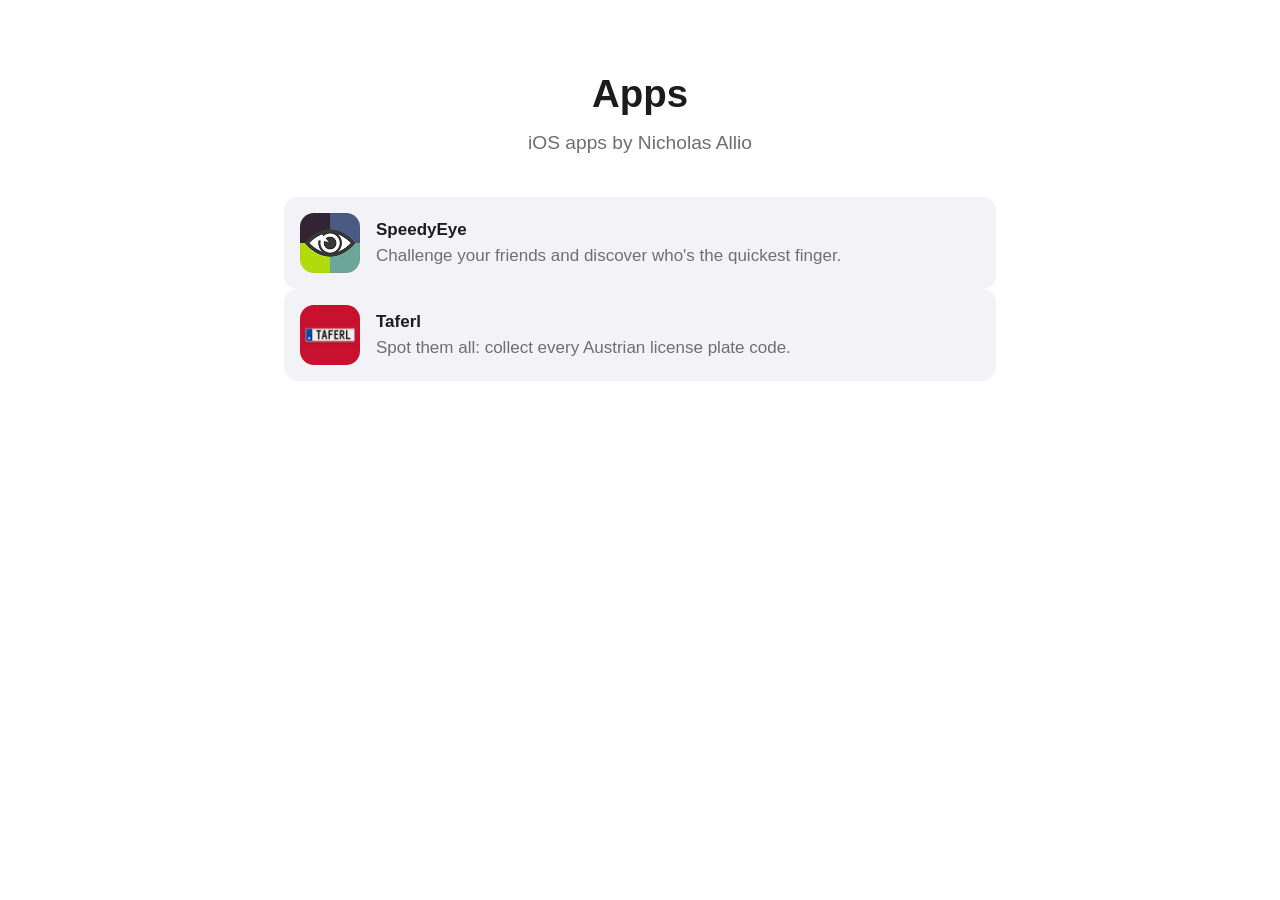
<file: index.html>
<!doctype html>
<html lang="en">
<head>
  <meta charset="utf-8">
  <meta name="viewport" content="width=device-width, initial-scale=1">
  <title>Nicholas Allio – Apps</title>
  <link rel="stylesheet" href="style.css">
</head>
<body>
  <main>
    <header>
      <h1>Apps</h1>
      <p class="tagline">iOS apps by Nicholas Allio</p>
    </header>
    <ul class="apps">
      <li>
        <a href="SpeedyEye/">
          <img src="SpeedyEye/icon.png" alt="">
          <div><strong>SpeedyEye</strong><span>Challenge your friends and discover who's the quickest finger.</span></div>
        </a>
      </li>
      <li>
        <a href="Taferl/">
          <img src="Taferl/icon.png" alt="">
          <div><strong>Taferl</strong><span>Spot them all: collect every Austrian license plate code.</span></div>
        </a>
      </li>
    </ul>
  </main>
</body>
</html>
</file>
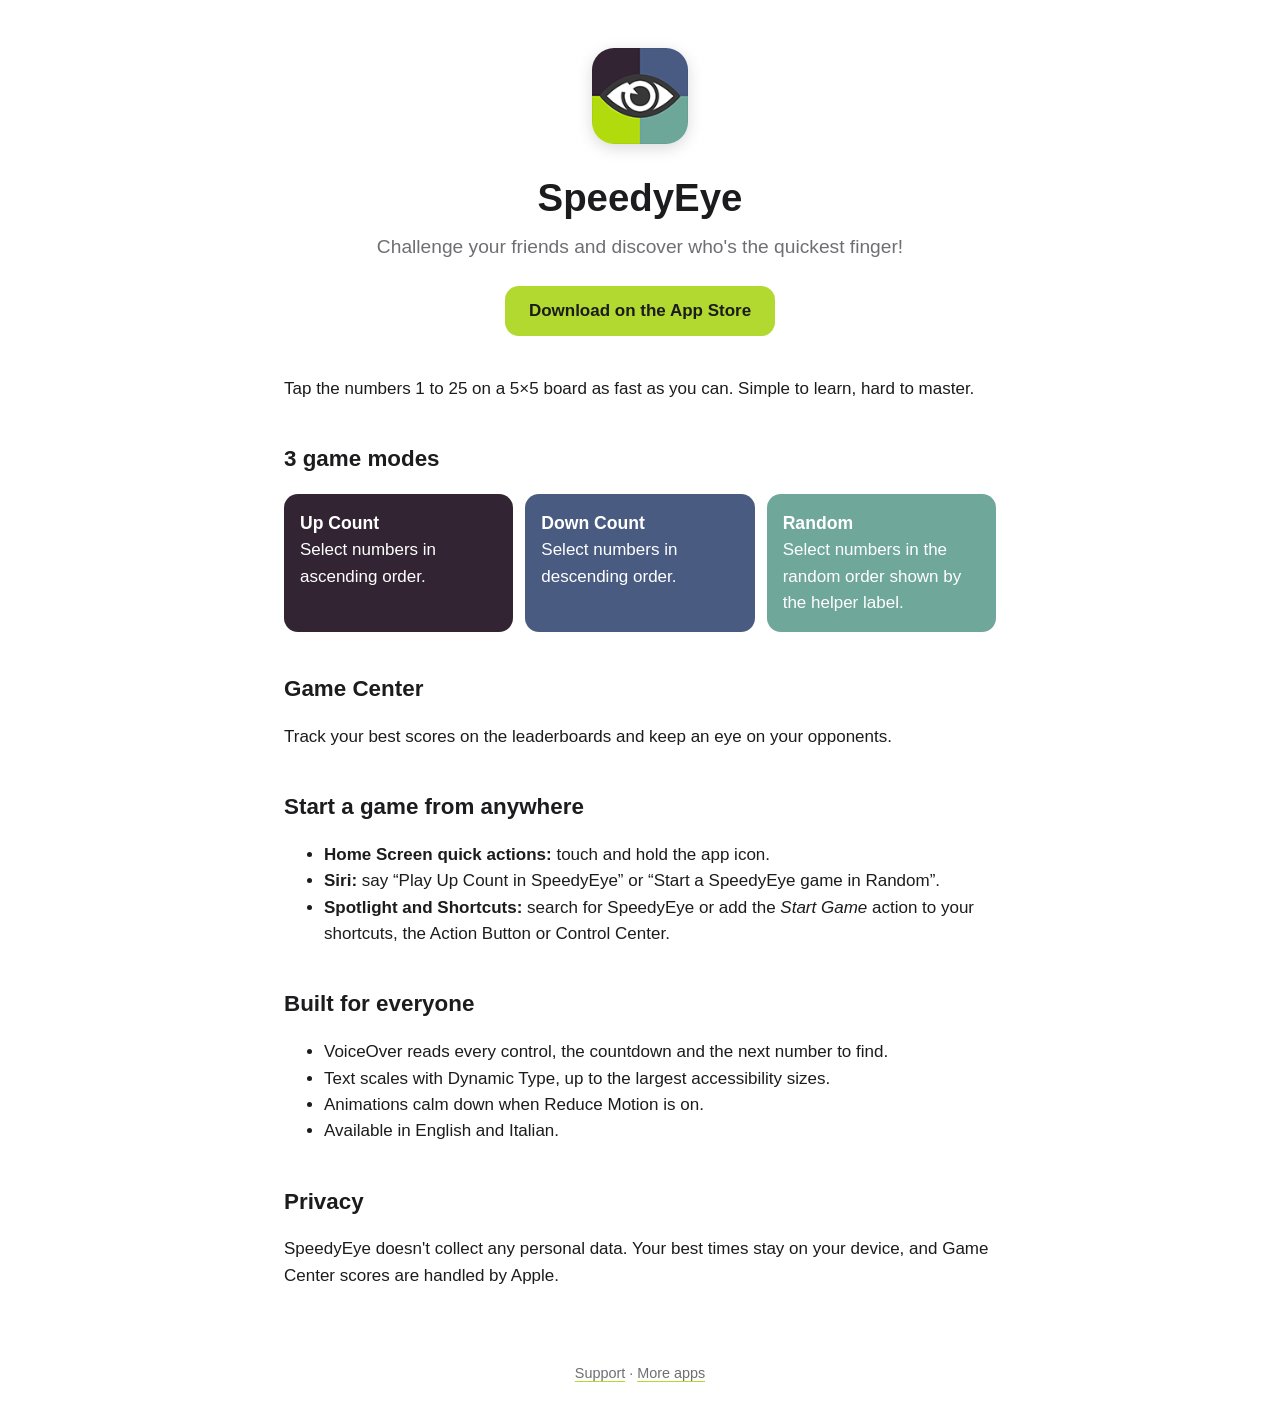
<file: SpeedyEye/index.html>
<!doctype html>
<html lang="en">
<head>
  <meta charset="utf-8">
  <meta name="viewport" content="width=device-width, initial-scale=1">
  <title>SpeedyEye – the quickest finger wins</title>
  <meta name="description" content="SpeedyEye is an iOS reaction game: tap the numbers 1 to 25 as fast as you can.">
  <link rel="icon" href="icon.png">
  <link rel="apple-touch-icon" href="icon.png">
  <meta name="apple-itunes-app" content="app-id=1058077458">
  <link rel="stylesheet" href="../style.css">
</head>
<body>
  <main>
    <header>
      <img src="icon.png" alt="SpeedyEye app icon">
      <h1>SpeedyEye</h1>
      <p class="tagline">Challenge your friends and discover who's the quickest finger!</p>
      <a class="button" href="https://apps.apple.com/app/id1058077458">Download on the App Store</a>
    </header>

    <p>Tap the numbers 1 to 25 on a 5×5 board as fast as you can. Simple to learn, hard to master.</p>

    <h2>3 game modes</h2>
    <ul class="modes">
      <li class="up"><strong>Up Count</strong>Select numbers in ascending order.</li>
      <li class="down"><strong>Down Count</strong>Select numbers in descending order.</li>
      <li class="random"><strong>Random</strong>Select numbers in the random order shown by the helper label.</li>
    </ul>

    <h2>Game Center</h2>
    <p>Track your best scores on the leaderboards and keep an eye on your opponents.</p>

    <h2>Start a game from anywhere</h2>
    <ul>
      <li><strong>Home Screen quick actions:</strong> touch and hold the app icon.</li>
      <li><strong>Siri:</strong> say “Play Up Count in SpeedyEye” or “Start a SpeedyEye game in Random”.</li>
      <li><strong>Spotlight and Shortcuts:</strong> search for SpeedyEye or add the <em>Start Game</em> action to your shortcuts, the Action Button or Control Center.</li>
    </ul>

    <h2>Built for everyone</h2>
    <ul>
      <li>VoiceOver reads every control, the countdown and the next number to find.</li>
      <li>Text scales with Dynamic Type, up to the largest accessibility sizes.</li>
      <li>Animations calm down when Reduce Motion is on.</li>
      <li>Available in English and Italian.</li>
    </ul>

    <h2>Privacy</h2>
    <p>SpeedyEye doesn't collect any personal data. Your best times stay on your device, and Game Center scores are handled by Apple.</p>
  </main>
  <footer><a href="support/">Support</a> · <a href="../">More apps</a></footer>
</body>
</html>
</file>
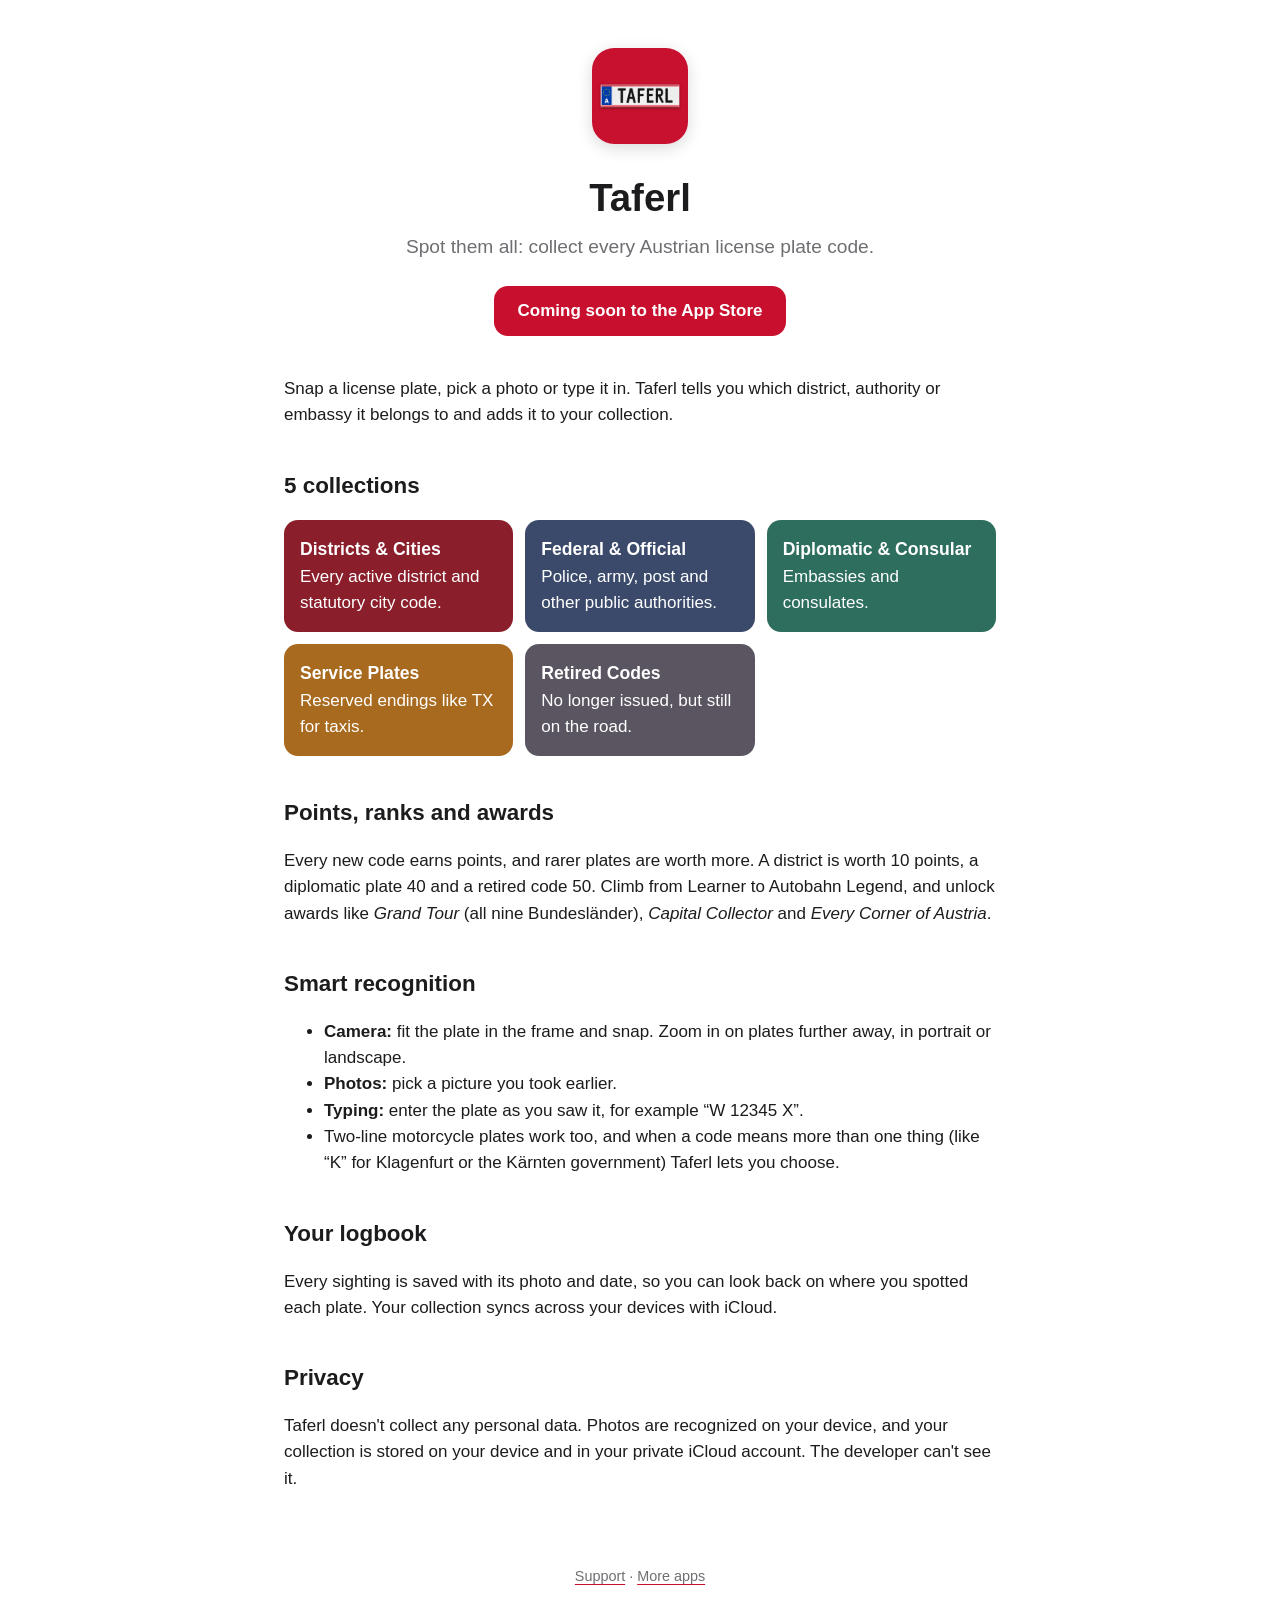
<file: Taferl/index.html>
<!doctype html>
<html lang="en">
<head>
  <meta charset="utf-8">
  <meta name="viewport" content="width=device-width, initial-scale=1">
  <title>Taferl – collect Austria's license plates</title>
  <meta name="description" content="Taferl is an iOS app for collecting Austrian license plate codes: snap a plate, find out where it's from and add it to your collection.">
  <link rel="icon" href="icon.png">
  <link rel="apple-touch-icon" href="icon.png">
  <link rel="stylesheet" href="../style.css">
  <style>
    :root { --accent: #C8102E; }
    .button { color: #fff; }
    .districts { background: #8A1E2B; } .official { background: #3B4A6B; } .diplomatic { background: #2E6E5E; }
    .service { background: #A86A1E; } .retired { background: #5A5560; }
  </style>
</head>
<body>
  <main>
    <header>
      <img src="icon.png" alt="Taferl app icon">
      <h1>Taferl</h1>
      <p class="tagline">Spot them all: collect every Austrian license plate code.</p>
      <span class="button">Coming soon to the App Store</span>
    </header>

    <p>Snap a license plate, pick a photo or type it in. Taferl tells you which district, authority or embassy it belongs to and adds it to your collection.</p>

    <h2>5 collections</h2>
    <ul class="modes">
      <li class="districts"><strong>Districts &amp; Cities</strong>Every active district and statutory city code.</li>
      <li class="official"><strong>Federal &amp; Official</strong>Police, army, post and other public authorities.</li>
      <li class="diplomatic"><strong>Diplomatic &amp; Consular</strong>Embassies and consulates.</li>
      <li class="service"><strong>Service Plates</strong>Reserved endings like TX for taxis.</li>
      <li class="retired"><strong>Retired Codes</strong>No longer issued, but still on the road.</li>
    </ul>

    <h2>Points, ranks and awards</h2>
    <p>Every new code earns points, and rarer plates are worth more. A district is worth 10 points, a diplomatic plate 40 and a retired code 50. Climb from Learner to Autobahn Legend, and unlock awards like <em>Grand Tour</em> (all nine Bundesländer), <em>Capital Collector</em> and <em>Every Corner of Austria</em>.</p>

    <h2>Smart recognition</h2>
    <ul>
      <li><strong>Camera:</strong> fit the plate in the frame and snap. Zoom in on plates further away, in portrait or landscape.</li>
      <li><strong>Photos:</strong> pick a picture you took earlier.</li>
      <li><strong>Typing:</strong> enter the plate as you saw it, for example “W 12345 X”.</li>
      <li>Two-line motorcycle plates work too, and when a code means more than one thing (like “K” for Klagenfurt or the Kärnten government) Taferl lets you choose.</li>
    </ul>

    <h2>Your logbook</h2>
    <p>Every sighting is saved with its photo and date, so you can look back on where you spotted each plate. Your collection syncs across your devices with iCloud.</p>

    <h2>Privacy</h2>
    <p>Taferl doesn't collect any personal data. Photos are recognized on your device, and your collection is stored on your device and in your private iCloud account. The developer can't see it.</p>
  </main>
  <footer><a href="support/">Support</a> · <a href="../">More apps</a></footer>
</body>
</html>
</file>
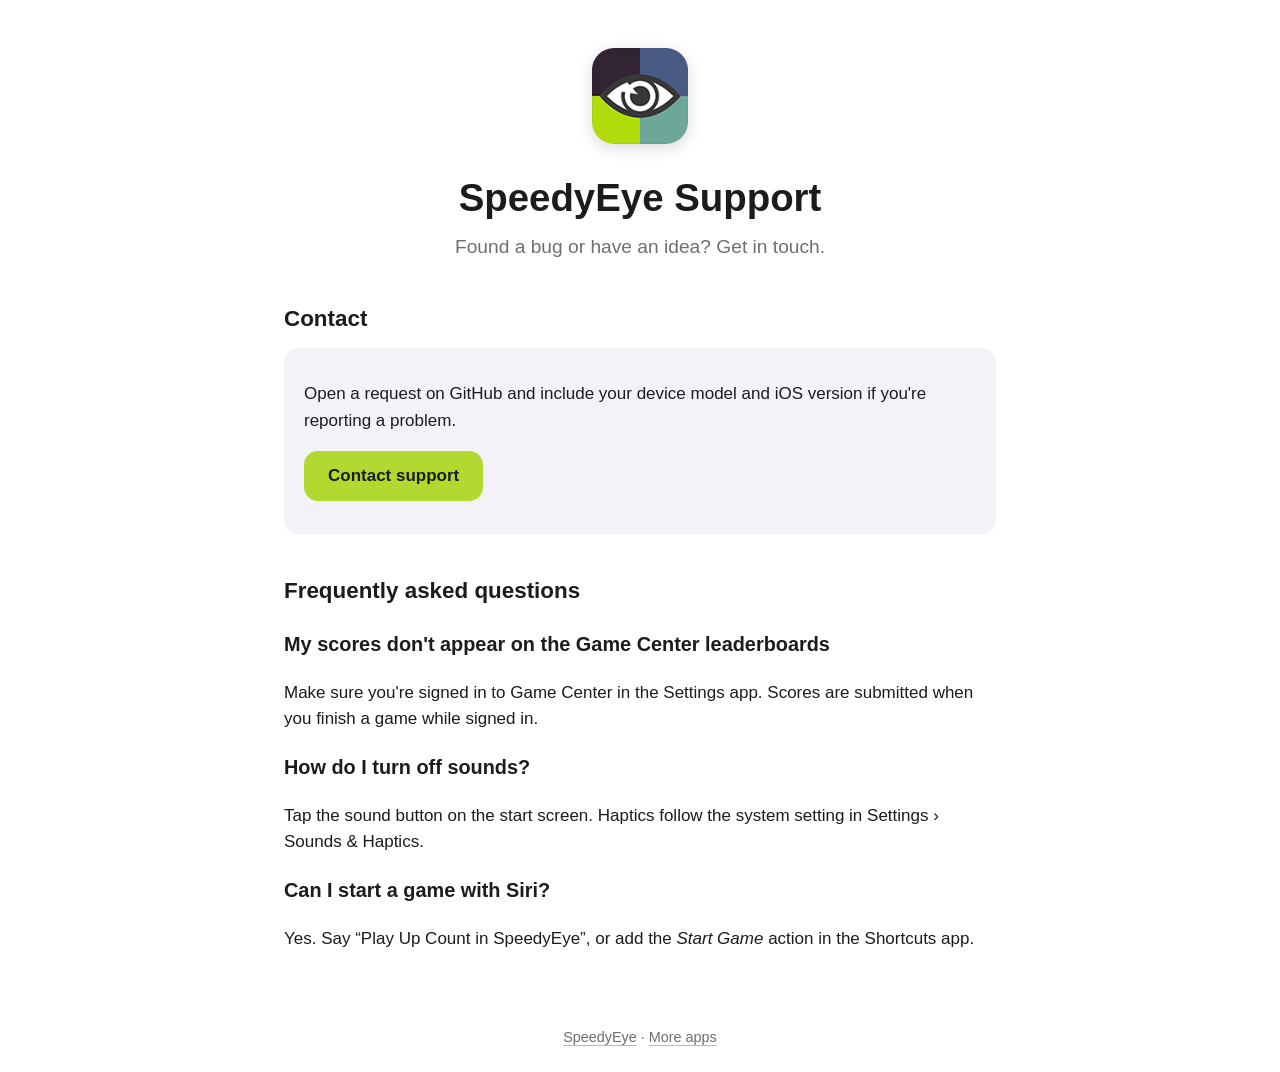
<file: SpeedyEye/support/index.html>
<!doctype html>
<html lang="en">
<head>
  <meta charset="utf-8">
  <meta name="viewport" content="width=device-width, initial-scale=1">
  <title>SpeedyEye – Support</title>
  <link rel="icon" href="../icon.png">
  <link rel="stylesheet" href="../../style.css">
</head>
<body>
  <main>
    <header>
      <a href="../"><img src="../icon.png" alt="SpeedyEye app icon"></a>
      <h1>SpeedyEye Support</h1>
      <p class="tagline">Found a bug or have an idea? Get in touch.</p>
    </header>

    <h2>Contact</h2>
    <div class="card">
      <p>Open a request on GitHub and include your device model and iOS version if you're reporting a problem.</p>
      <p><a class="button" href="https://github.com/AllioNicholas/apps/issues/new?title=SpeedyEye%3A%20&amp;labels=SpeedyEye">Contact support</a></p>
    </div>

    <h2>Frequently asked questions</h2>
    <h3>My scores don't appear on the Game Center leaderboards</h3>
    <p>Make sure you're signed in to Game Center in the Settings app. Scores are submitted when you finish a game while signed in.</p>
    <h3>How do I turn off sounds?</h3>
    <p>Tap the sound button on the start screen. Haptics follow the system setting in Settings › Sounds &amp; Haptics.</p>
    <h3>Can I start a game with Siri?</h3>
    <p>Yes. Say “Play Up Count in SpeedyEye”, or add the <em>Start Game</em> action in the Shortcuts app.</p>
  </main>
  <footer><a href="../">SpeedyEye</a> · <a href="../../">More apps</a></footer>
</body>
</html>
</file>
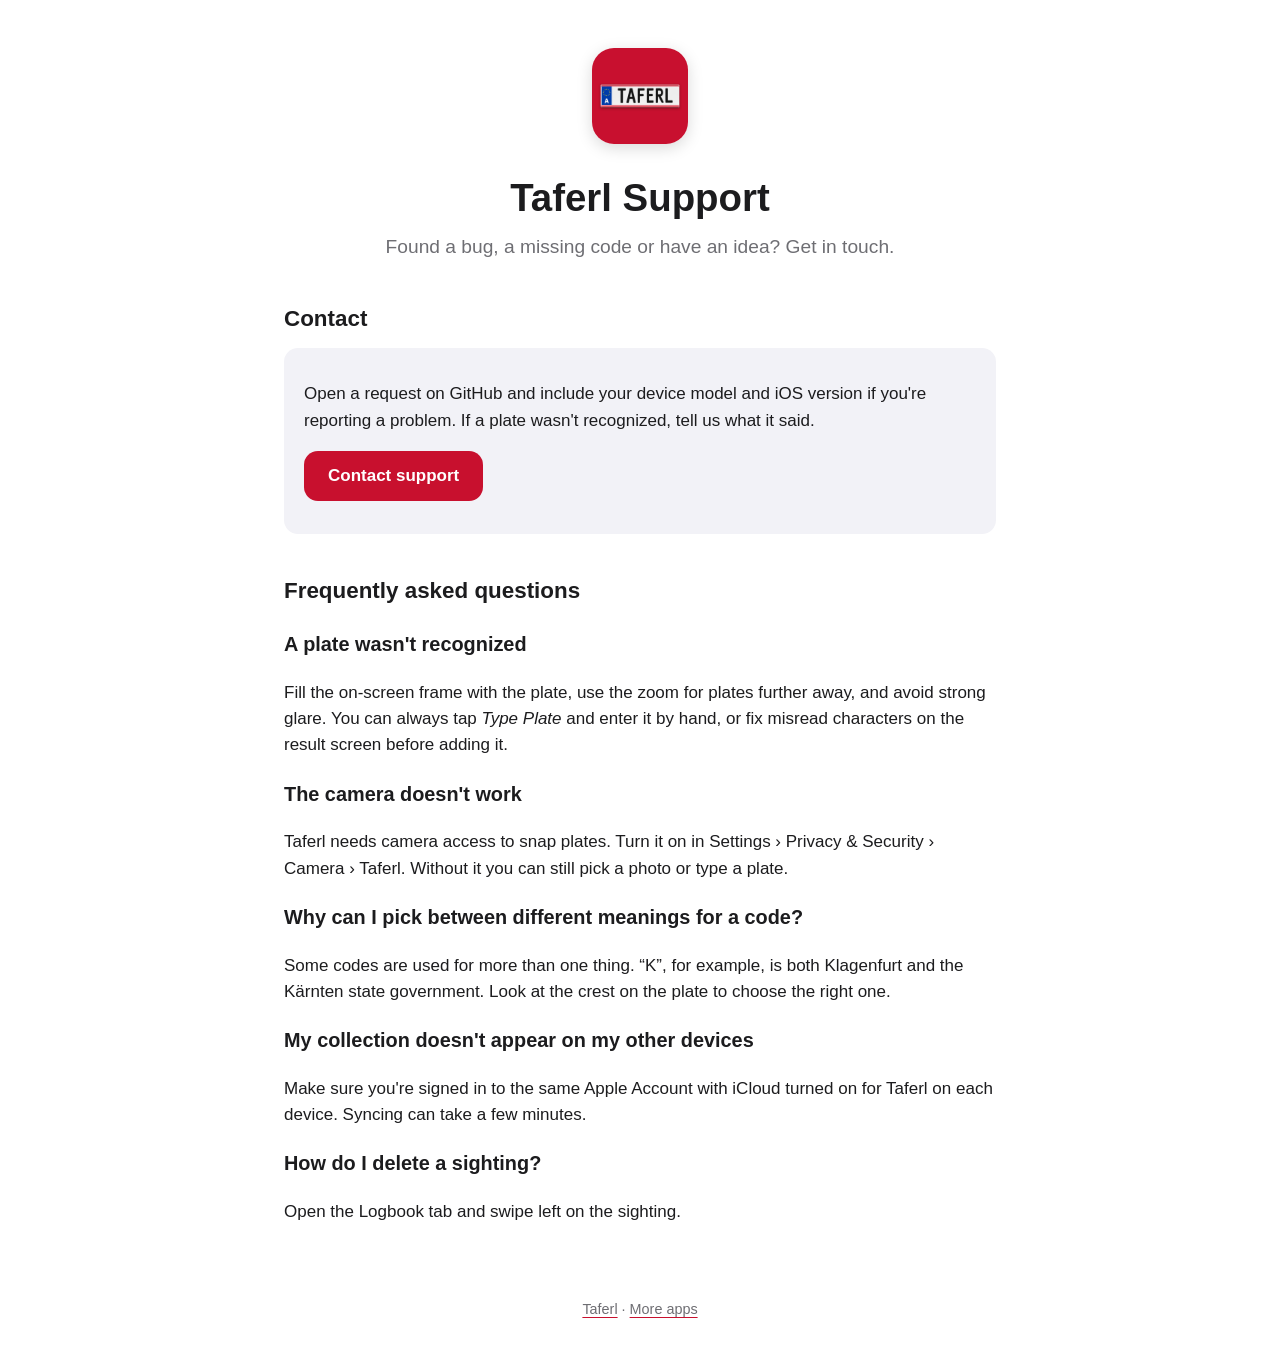
<file: Taferl/support/index.html>
<!doctype html>
<html lang="en">
<head>
  <meta charset="utf-8">
  <meta name="viewport" content="width=device-width, initial-scale=1">
  <title>Taferl – Support</title>
  <link rel="icon" href="../icon.png">
  <link rel="stylesheet" href="../../style.css">
  <style>
    :root { --accent: #C8102E; }
    .button { color: #fff; }
  </style>
</head>
<body>
  <main>
    <header>
      <a href="../"><img src="../icon.png" alt="Taferl app icon"></a>
      <h1>Taferl Support</h1>
      <p class="tagline">Found a bug, a missing code or have an idea? Get in touch.</p>
    </header>

    <h2>Contact</h2>
    <div class="card">
      <p>Open a request on GitHub and include your device model and iOS version if you're reporting a problem. If a plate wasn't recognized, tell us what it said.</p>
      <p><a class="button" href="https://github.com/AllioNicholas/apps/issues/new?title=Taferl%3A%20&amp;labels=Taferl">Contact support</a></p>
    </div>

    <h2>Frequently asked questions</h2>
    <h3>A plate wasn't recognized</h3>
    <p>Fill the on-screen frame with the plate, use the zoom for plates further away, and avoid strong glare. You can always tap <em>Type Plate</em> and enter it by hand, or fix misread characters on the result screen before adding it.</p>
    <h3>The camera doesn't work</h3>
    <p>Taferl needs camera access to snap plates. Turn it on in Settings › Privacy &amp; Security › Camera › Taferl. Without it you can still pick a photo or type a plate.</p>
    <h3>Why can I pick between different meanings for a code?</h3>
    <p>Some codes are used for more than one thing. “K”, for example, is both Klagenfurt and the Kärnten state government. Look at the crest on the plate to choose the right one.</p>
    <h3>My collection doesn't appear on my other devices</h3>
    <p>Make sure you're signed in to the same Apple Account with iCloud turned on for Taferl on each device. Syncing can take a few minutes.</p>
    <h3>How do I delete a sighting?</h3>
    <p>Open the Logbook tab and swipe left on the sighting.</p>
  </main>
  <footer><a href="../">Taferl</a> · <a href="../../">More apps</a></footer>
</body>
</html>
</file>
<file: style.css>
:root {
  --accent: #B2D92F; --up: #332433; --down: #4A5B82; --random: #6FA79A;
  --bg: #ffffff; --fg: #1c1c1e; --muted: #6e6e73; --card: #f2f2f7;
  color-scheme: light dark;
}
@media (prefers-color-scheme: dark) {
  :root { --bg: #000000; --fg: #f5f5f7; --muted: #a1a1a6; --card: #1c1c1e; }
}
* { box-sizing: border-box; }
body {
  margin: 0; background: var(--bg); color: var(--fg);
  font: 17px/1.55 -apple-system, BlinkMacSystemFont, "Segoe UI", Roboto, Helvetica, Arial, sans-serif;
}
main { max-width: 760px; margin: 0 auto; padding: 48px 24px 32px; }
header { text-align: center; margin-bottom: 40px; }
header img { width: 96px; height: 96px; border-radius: 22px; box-shadow: 0 4px 16px rgba(0,0,0,.15); }
h1 { font-size: 2.4rem; margin: 16px 0 4px; }
h2 { font-size: 1.4rem; margin: 40px 0 12px; }
.tagline { color: var(--muted); font-size: 1.2rem; margin: 0 0 24px; }
a { color: inherit; text-decoration-color: var(--accent); text-underline-offset: 3px; }
.button {
  display: inline-block; padding: 12px 24px; border-radius: 14px; background: var(--accent);
  color: #1c1c1e; font-weight: 600; text-decoration: none;
}
.modes { display: grid; grid-template-columns: repeat(auto-fit, minmax(200px, 1fr)); gap: 12px; padding: 0; list-style: none; }
.modes li { padding: 16px; border-radius: 14px; color: #fff; }
.modes strong { display: block; font-size: 1.1rem; }
.up { background: var(--up); } .down { background: var(--down); } .random { background: var(--random); }
.card { background: var(--card); border-radius: 14px; padding: 16px 20px; }
.apps { list-style: none; padding: 0; }
.apps a { display: flex; align-items: center; gap: 16px; padding: 16px; border-radius: 14px; background: var(--card); text-decoration: none; }
.apps img { width: 60px; height: 60px; border-radius: 14px; }
.apps span { color: var(--muted); display: block; }
footer { text-align: center; color: var(--muted); font-size: .9rem; padding: 24px; }
</file>
